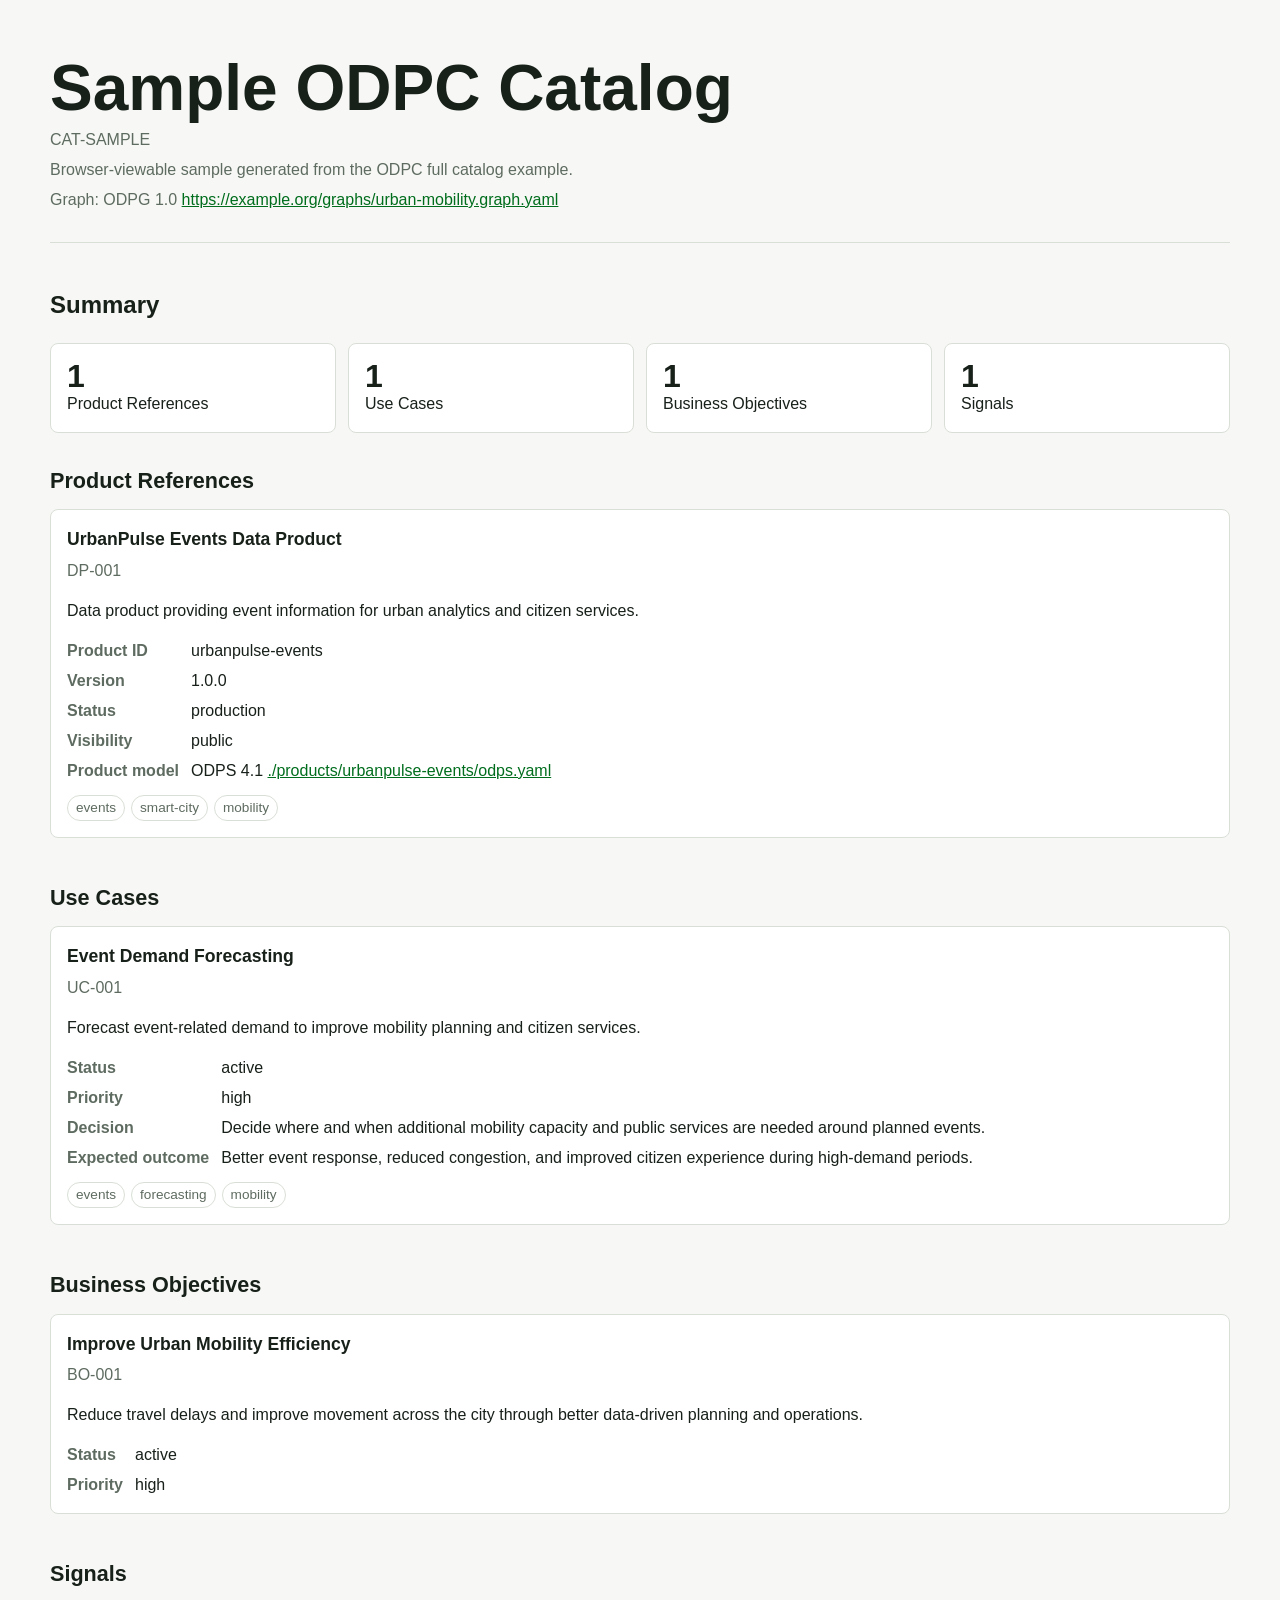
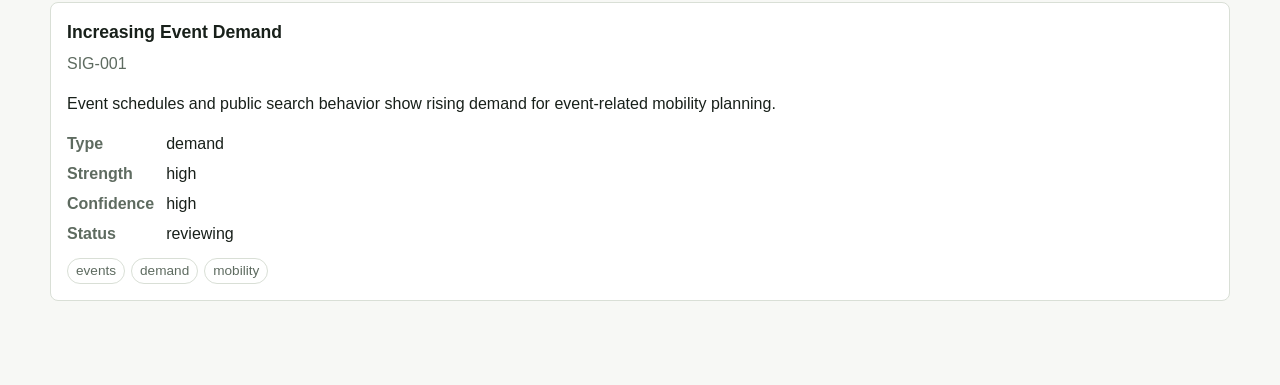
<file: source/catalog/examples/sample-catalog.html>
<!doctype html>
<html lang="en">
<head>
  <meta charset="utf-8">
  <meta name="viewport" content="width=device-width, initial-scale=1">
  <title>Sample ODPC Catalog</title>
  <style>
    :root {
      color-scheme: light;
      --bg: #f7f8f5;
      --text: #18201a;
      --muted: #5e6b60;
      --line: #d9dfd6;
      --panel: #ffffff;
      --accent: #006d1d;
    }
    * {
      box-sizing: border-box;
    }
    body {
      margin: 0;
      background: var(--bg);
      color: var(--text);
      font: 16px/1.5 -apple-system, BlinkMacSystemFont, "Segoe UI", sans-serif;
    }
    main {
      width: min(1180px, calc(100% - 32px));
      margin: 0 auto;
      padding: 32px 0 48px;
    }
    a {
      color: var(--accent);
    }
    .odp-header {
      padding: 24px 0;
      border-bottom: 1px solid var(--line);
    }
    .odp-header h1 {
      margin: 0 0 8px;
      font-size: clamp(2rem, 5vw, 4rem);
      line-height: 1;
      letter-spacing: 0;
    }
    .odp-id,
    .odp-description,
    .odp-graph {
      margin: 6px 0;
      color: var(--muted);
    }
    .odp-summary {
      padding: 24px 0;
    }
    .odp-summary ul {
      display: grid;
      grid-template-columns: repeat(auto-fit, minmax(180px, 1fr));
      gap: 12px;
      padding: 0;
      margin: 0;
      list-style: none;
    }
    .odp-summary li,
    .odp-card {
      background: var(--panel);
      border: 1px solid var(--line);
      border-radius: 8px;
      padding: 16px;
    }
    .odp-count {
      display: block;
      font-size: 2rem;
      font-weight: 700;
      line-height: 1;
    }
    .odp-section {
      padding: 8px 0 24px;
    }
    .odp-section h2 {
      margin: 0 0 12px;
      font-size: 1.35rem;
    }
    .odp-card {
      margin: 12px 0;
    }
    .odp-card h3 {
      margin: 0;
      font-size: 1.1rem;
    }
    .odp-facts {
      display: grid;
      grid-template-columns: max-content 1fr;
      gap: 6px 12px;
      margin: 12px 0 0;
    }
    .odp-facts dt {
      color: var(--muted);
      font-weight: 700;
    }
    .odp-facts dd {
      margin: 0;
    }
    .odp-tags {
      display: flex;
      flex-wrap: wrap;
      gap: 6px;
      padding: 0;
      margin: 12px 0 0;
      list-style: none;
    }
    .odp-tags li {
      border: 1px solid var(--line);
      border-radius: 999px;
      padding: 2px 8px;
      color: var(--muted);
      font-size: 0.85rem;
    }
  </style>
</head>
<body>
  <main>
    <header class="odp-header">
<h1>Sample ODPC Catalog</h1>
<p class="odp-id">CAT-SAMPLE</p>
<p class="odp-description">Browser-viewable sample generated from the ODPC full catalog example.</p>
<p class="odp-graph">Graph: ODPG 1.0 <a href="https://example.org/graphs/urban-mobility.graph.yaml">https://example.org/graphs/urban-mobility.graph.yaml</a></p>
</header>
    <section class="odp-summary"><h2>Summary</h2><ul><li><span class="odp-count">1</span><span>Product References</span></li><li><span class="odp-count">1</span><span>Use Cases</span></li><li><span class="odp-count">1</span><span>Business Objectives</span></li><li><span class="odp-count">1</span><span>Signals</span></li></ul></section>
    <section class="odp-section"><h2>Product References</h2><article class="odp-card">
<h3>UrbanPulse Events Data Product</h3>
<p class="odp-id">DP-001</p>
<p>Data product providing event information for urban analytics and citizen services.</p>
<dl class="odp-facts"><dt>Product ID</dt><dd>urbanpulse-events</dd><dt>Version</dt><dd>1.0.0</dd><dt>Status</dt><dd>production</dd><dt>Visibility</dt><dd>public</dd><dt>Product model</dt><dd>ODPS 4.1 <a href="./products/urbanpulse-events/odps.yaml">./products/urbanpulse-events/odps.yaml</a></dd></dl>
<ul class="odp-tags"><li>events</li><li>smart-city</li><li>mobility</li></ul>
</article></section>
    <section class="odp-section"><h2>Use Cases</h2><article class="odp-card">
<h3>Event Demand Forecasting</h3>
<p class="odp-id">UC-001</p>
<p>Forecast event-related demand to improve mobility planning and citizen services.</p>
<dl class="odp-facts"><dt>Status</dt><dd>active</dd><dt>Priority</dt><dd>high</dd><dt>Decision</dt><dd>Decide where and when additional mobility capacity and public services are needed around planned events.</dd><dt>Expected outcome</dt><dd>Better event response, reduced congestion, and improved citizen experience during high-demand periods.</dd></dl>
<ul class="odp-tags"><li>events</li><li>forecasting</li><li>mobility</li></ul>
</article></section>
    <section class="odp-section"><h2>Business Objectives</h2><article class="odp-card">
<h3>Improve Urban Mobility Efficiency</h3>
<p class="odp-id">BO-001</p>
<p>Reduce travel delays and improve movement across the city through better data-driven planning and operations.</p>
<dl class="odp-facts"><dt>Status</dt><dd>active</dd><dt>Priority</dt><dd>high</dd></dl>
</article></section>
    <section class="odp-section"><h2>Signals</h2><article class="odp-card">
<h3>Increasing Event Demand</h3>
<p class="odp-id">SIG-001</p>
<p>Event schedules and public search behavior show rising demand for event-related mobility planning.</p>
<dl class="odp-facts"><dt>Type</dt><dd>demand</dd><dt>Strength</dt><dd>high</dd><dt>Confidence</dt><dd>high</dd><dt>Status</dt><dd>reviewing</dd></dl>
<ul class="odp-tags"><li>events</li><li>demand</li><li>mobility</li></ul>
</article></section>
  </main>
</body>
</html>
</file>
